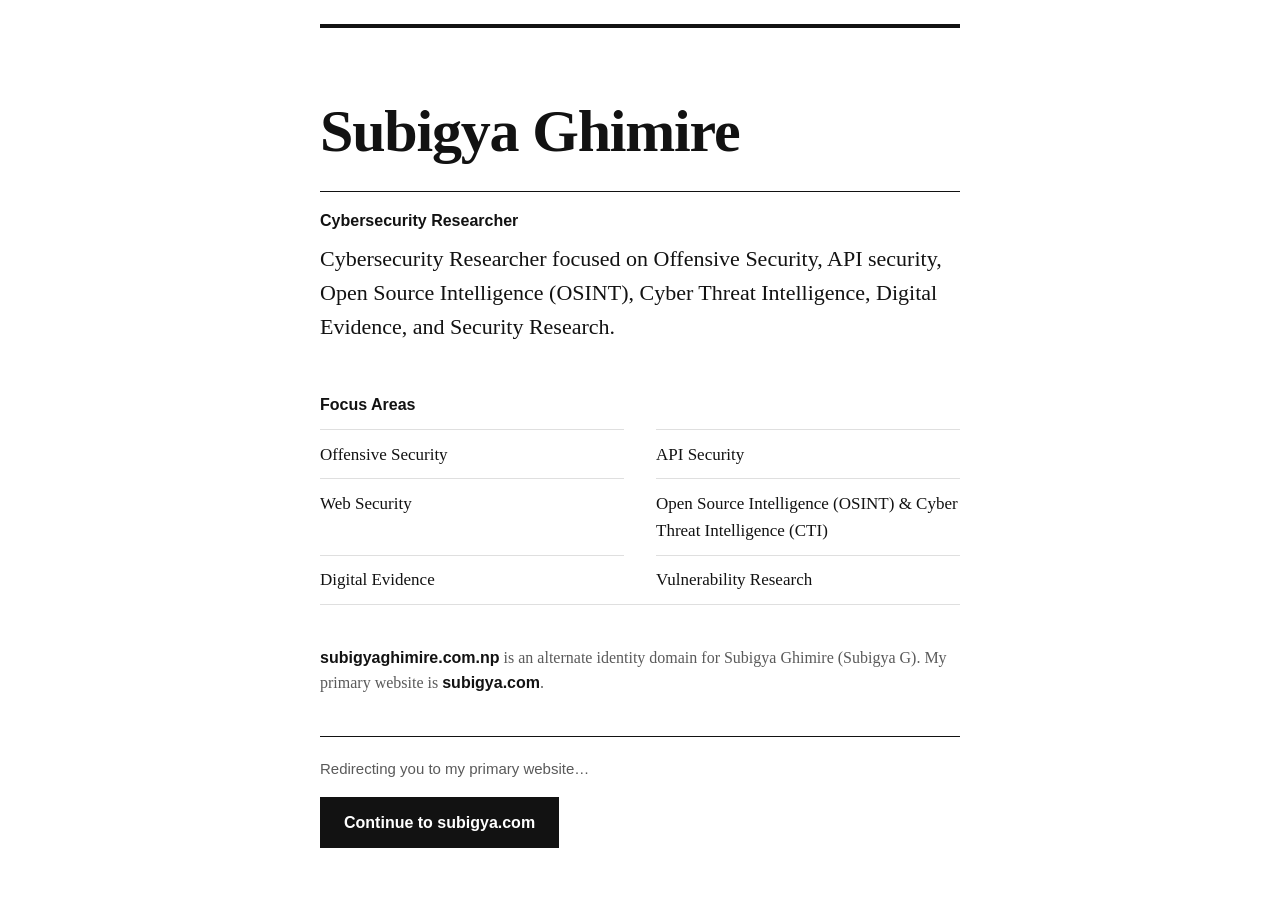
<file: index.html>
<!DOCTYPE html>
<html lang="en">
<head>
  <meta charset="utf-8">
  <meta name="viewport" content="width=device-width, initial-scale=1">

  <!-- ===== SEO: title, description, keywords, robots ===== -->
  <title>Subigya Ghimire (Subigya G) | Cybersecurity Researcher</title>
  <meta name="description" content="Subigya Ghimire (Subigya G): cybersecurity researcher focused on offensive security, API security, OSINT, and threat intelligence. Primary site: subigya.com.">
  <!-- Search engines such as Google ignore meta keywords; kept short and honest. -->
  <meta name="keywords" content="Subigya Ghimire, Subigya G, cybersecurity researcher, offensive security, API security, web security, OSINT, cyber threat intelligence, CTI, digital forensics, vulnerability research, security research, Nepal">
  <meta name="author" content="Subigya Ghimire">
  <meta name="robots" content="index, follow">

  <!-- Canonical points at the primary site, as requested.
       To let this page be indexed on its own instead,
       use https://subigyaghimire.com.np/ -->
  <link rel="canonical" href="https://subigya.com">

  <!-- ===== Open Graph ===== -->
  <meta property="og:type" content="profile">
  <meta property="og:site_name" content="Subigya Ghimire">
  <meta property="og:title" content="Subigya Ghimire (Subigya G) | Cybersecurity Researcher">
  <meta property="og:description" content="Cybersecurity researcher focused on offensive security, API security, OSINT, and threat intelligence.">
  <meta property="og:url" content="https://subigya.com">
  <meta property="og:locale" content="en">
  <!-- Add og:image / twitter:image only when you have a real, hosted image URL. -->

  <!-- ===== Twitter / X Card ===== -->
  <meta name="twitter:card" content="summary">
  <meta name="twitter:title" content="Subigya Ghimire (Subigya G) | Cybersecurity Researcher">
  <meta name="twitter:description" content="Cybersecurity researcher focused on offensive security, API security, OSINT, and threat intelligence.">

  <!-- ===== Browser UI ===== -->
  <meta name="color-scheme" content="light dark">
  <meta name="theme-color" content="#FFFFFF" media="(prefers-color-scheme: light)">
  <meta name="theme-color" content="#121212" media="(prefers-color-scheme: dark)">

  <!-- ===== Structured data (Schema.org Person) =====
       Keep this consistent with the visible text below.
       Only add facts that are true and verifiable. -->
  <script type="application/ld+json">
  {
    "@context": "https://schema.org",
    "@type": "Person",
    "name": "Subigya Ghimire",
    "alternateName": "Subigya G",
    "url": "https://subigya.com",
    "jobTitle": "Cybersecurity Researcher",
    "description": "Cybersecurity researcher focused on offensive security, API security, OSINT, cyber threat intelligence, digital evidence, and security research.",
    "knowsAbout": [
      "Offensive security",
      "API security",
      "Web security",
      "OSINT",
      "Cyber threat intelligence",
      "Digital evidence",
      "Vulnerability research"
    ],
    "sameAs": [
      "https://subigyaghimire.com.np",
      "https://github.com/gsubigya"
    ]
  }
  </script>

  <!-- Hides the "Redirecting" line when JavaScript is off (it would be untrue). -->
  <noscript><style>#status { display: none; }</style></noscript>

  <style>
    :root {
      --paper: #FFFFFF;
      --ink: #121212;
      --muted: #5A5A5A;
      --rule: #DFDFDF;

      /* Editorial type: Georgia for headlines and text, Franklin Gothic /
         Helvetica for labels. No web fonts are loaded. */
      --serif: Georgia, "Times New Roman", Times, serif;
      --sans: "Franklin Gothic Medium", "Franklin Gothic", "Helvetica Neue", Helvetica, Arial, sans-serif;
    }
    @media (prefers-color-scheme: dark) {
      :root {
        --paper: #121212;
        --ink: #FFFFFF;
        --muted: #AFAFAF;
        --rule: #3A3A3A;
      }
    }

    *, *::before, *::after { box-sizing: border-box; }

    html { -webkit-text-size-adjust: 100%; }

    body {
      margin: 0;
      padding: max(1.5rem, env(safe-area-inset-top)) 1.5rem max(2rem, env(safe-area-inset-bottom));
      background: var(--paper);
      color: var(--ink);
      font-family: var(--serif);
      line-height: 1.6;
      -webkit-font-smoothing: antialiased;
    }

    /* Single left-aligned editorial column, like an article page. */
    main {
      max-width: 40rem;
      margin: 0 auto;
      padding-top: clamp(1.5rem, 8vh, 4.5rem);
      border-top: 4px solid var(--ink);
    }

    h1 {
      margin: 0;
      font-size: clamp(2.5rem, 1.6rem + 4.5vw, 3.75rem);
      font-weight: 700;
      letter-spacing: -0.02em;
      line-height: 1.05;
    }
    .aka {
      margin: .5rem 0 0;
      font-size: 1.125rem;
      font-style: italic;
      color: var(--muted);
    }

    .role {
      margin: 1.75rem 0 0;
      padding-top: 1rem;
      border-top: 1px solid var(--ink);
      font-family: var(--sans);
      font-size: 1rem;
      font-weight: 700;
    }
    .about {
      margin: .5rem 0 0;
      font-size: clamp(1.1875rem, 1.1rem + .4vw, 1.375rem);
      line-height: 1.55;
    }

    h2 {
      margin: 3rem 0 .75rem;
      font-family: var(--sans);
      font-size: 1rem;
      font-weight: 700;
    }

    /* Ruled rows, like a table of contents. */
    .focus {
      list-style: none;
      margin: 0;
      padding: 0;
      display: grid;
      grid-template-columns: 1fr;
      column-gap: 2rem;
      border-bottom: 1px solid var(--rule);
    }
    .focus li {
      padding: .65rem 0;
      border-top: 1px solid var(--rule);
      font-size: 1.0625rem;
    }
    @media (min-width: 34rem) {
      .focus { grid-template-columns: 1fr 1fr; }
    }

    .relation {
      margin: 2.5rem 0 0;
      font-size: 1rem;
      color: var(--muted);
    }
    .domain { font-family: var(--sans); font-weight: 700; color: var(--ink); }

    .redirect {
      margin-top: 2.5rem;
      padding-top: 1.25rem;
      border-top: 1px solid var(--ink);
    }
    .status {
      margin: 0 0 1rem;
      font-family: var(--sans);
      font-size: .9375rem;
      color: var(--muted);
    }

    .btn {
      display: inline-block;
      padding: .8rem 1.5rem;
      background: var(--ink);
      color: var(--paper);
      font-family: var(--sans);
      font-size: 1rem;
      font-weight: 700;
      text-decoration: none;
    }
    .btn:hover { opacity: .85; }
    .btn:focus-visible { outline: 3px solid var(--ink); outline-offset: 3px; }
  </style>
</head>
<body>
  <main>
    <article>
      <header>
        <h1>Subigya Ghimire</h1>
        <p class="aka"></p>
        <p class="role">Cybersecurity Researcher</p>
      </header>

      <p class="about">
        Cybersecurity Researcher focused on Offensive Security, API security, Open Source Intelligence (OSINT),
        Cyber Threat Intelligence, Digital Evidence, and Security Research.
      </p>

      <section aria-labelledby="focus-heading">
        <h2 id="focus-heading">Focus Areas</h2>
        <ul class="focus">
          <li>Offensive Security</li>
          <li>API Security</li>
          <li>Web Security</li>
          <li>Open Source Intelligence (OSINT) &amp; Cyber Threat Intelligence (CTI)</li>
          <li>Digital Evidence</li>
          <li>Vulnerability Research</li>
        </ul>
      </section>

      <p class="relation">
        <span class="domain">subigyaghimire.com.np</span> is an alternate identity domain for
        Subigya Ghimire (Subigya G). My primary website is
        <span class="domain">subigya.com</span>.
      </p>

      <footer class="redirect">
        <p id="status" class="status">Redirecting you to my primary website…</p>
        <a class="btn" href="https://subigya.com">Continue to subigya.com</a>
        <noscript>
          <p class="status">JavaScript is off, so you won’t be redirected automatically.</p>
        </noscript>
      </footer>
    </article>
  </main>

  <script>
    (() => {
      "use strict";

      // Redirect destination and delay. Keep TARGET_URL in sync with the
      // button href, canonical, og:url and JSON-LD "url" above.
      const TARGET_URL = "https://subigya.com";
      const REDIRECT_DELAY_MS = 5000;

      const target = new URL(TARGET_URL);

      // Loop guard: never redirect if we're already on the destination host.
      if (window.location.hostname === target.hostname) return;

      // replace() navigates in the same tab and keeps this page out of
      // history, so the Back button doesn't bounce visitors straight back here.
      window.setTimeout(() => window.location.replace(target.href), REDIRECT_DELAY_MS);
    })();
  </script>
</body>
</html>
</file>
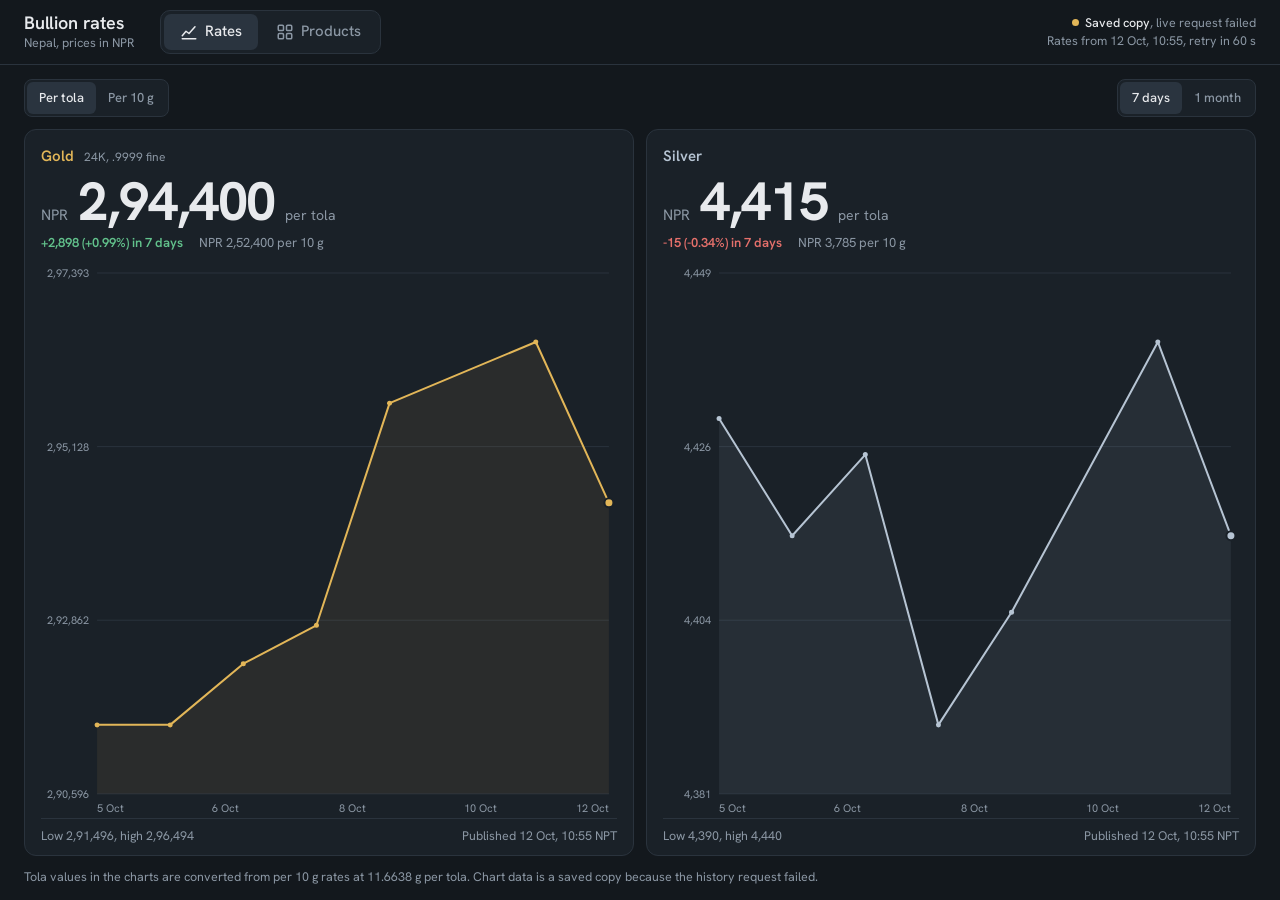
<file: bullion-rates.html>
<!DOCTYPE html>
<html lang="en">
<head>
<meta charset="utf-8">
<meta name="viewport" content="width=device-width, initial-scale=1, viewport-fit=cover">
<meta name="color-scheme" content="dark">
<meta name="theme-color" content="#13181d">
<title>Bullion rates, Nepal</title>
<link rel="preconnect" href="https://fonts.googleapis.com">
<link rel="preconnect" href="https://fonts.gstatic.com" crossorigin>
<link href="https://fonts.googleapis.com/css2?family=Hanken+Grotesk:wght@400;500;600;700&display=swap" rel="stylesheet">
<style>
:root{
  --bg:#13181d; --panel:#1a2128; --panel2:#212a33; --line:#2a333d; --text:#e8eaed; --mute:#8b97a4;
  --gold:#e2b658; --silver:#b6c4d3; --up:#62c28c; --down:#e5706b; --warn:#e2b658;
  --pad:clamp(12px,2.2vw,24px);
  --font:"Hanken Grotesk",system-ui,-apple-system,"Segoe UI",Roboto,sans-serif;
  --nav-h:62px;
}
*{box-sizing:border-box;margin:0}
html{-webkit-text-size-adjust:100%}
html,body{height:100%}
body{background:var(--bg);color:var(--text);font:400 15px/1.45 var(--font);font-variant-numeric:tabular-nums;overflow:hidden}
button,input,select{font:inherit;color:inherit}
button{cursor:pointer}
:focus-visible{outline:2px solid var(--gold);outline-offset:2px}
[hidden]{display:none!important}

.app{height:100dvh;display:flex;flex-direction:column;padding-left:env(safe-area-inset-left);padding-right:env(safe-area-inset-right)}

/* top bar */
.bar{display:flex;align-items:center;gap:8px 18px;flex-wrap:wrap;padding:calc(10px + env(safe-area-inset-top)) var(--pad) 10px;border-bottom:1px solid var(--line)}
h1{font-size:18px;font-weight:600;letter-spacing:-.01em;line-height:1.2}
.sub{color:var(--mute);font-size:12.5px}
.status{margin-left:auto;text-align:right;font-size:12.5px;color:var(--mute);line-height:1.45}
.status b{color:var(--text);font-weight:500}
.dot{display:inline-block;width:7px;height:7px;border-radius:50%;background:var(--up);margin-right:6px;vertical-align:1px}
.dot.off{background:var(--warn)}

/* nav */
.tabs{display:flex;gap:2px;background:var(--panel);border:1px solid var(--line);border-radius:10px;padding:3px;order:2}
.tabs button{display:flex;align-items:center;justify-content:center;gap:7px;background:none;border:0;border-radius:7px;padding:7px 16px;color:var(--mute);font-weight:500;min-height:36px}
.tabs button[aria-selected=true]{background:#2a343f;color:var(--text)}
.tabs svg{width:18px;height:18px;flex:none}

/* views */
.view{flex:1;min-height:0;overflow:auto;overscroll-behavior:contain;padding:14px var(--pad);display:flex;flex-direction:column;gap:12px;-webkit-overflow-scrolling:touch}
.toolbar{display:flex;flex-wrap:wrap;gap:8px 12px;align-items:center;justify-content:space-between}
.seg{display:inline-flex;background:var(--panel);border:1px solid var(--line);border-radius:8px;padding:2px}
.seg button{background:none;border:0;padding:6px 12px;border-radius:6px;color:var(--mute);font-size:13px;font-weight:500;min-height:32px;white-space:nowrap}
.seg button[aria-pressed=true]{background:#2a343f;color:var(--text)}
.note{font-size:12.5px;color:var(--mute)}

/* rate cards */
.cards{flex:1;min-height:0;display:grid;grid-template-columns:1fr;gap:12px}
.card{--c:var(--gold);background:var(--panel);border:1px solid var(--line);border-radius:12px;padding:16px 16px 10px;display:flex;flex-direction:column;min-height:0;min-width:0}
.card[data-metal=silver]{--c:var(--silver)}
.head{display:flex;align-items:baseline;gap:10px}
h2{font-size:15px;font-weight:600;color:var(--c)}
.purity{font-size:12px;color:var(--mute)}
.price{display:flex;align-items:baseline;flex-wrap:wrap;gap:2px 10px;margin-top:4px}
.cur{font-size:15px;color:var(--mute)}
.val{font-size:clamp(30px,4.6vw,54px);font-weight:700;letter-spacing:-.02em;line-height:1.08}
.per{font-size:14px;color:var(--mute)}
.meta{display:flex;flex-wrap:wrap;gap:2px 16px;margin-top:4px;font-size:13px;color:var(--mute)}
.chg{font-weight:600}.chg.up{color:var(--up)}.chg.down{color:var(--down)}
.chart{position:relative;flex:1;min-height:220px;margin:10px -4px 0;touch-action:pan-y;cursor:crosshair}
.chart svg{position:absolute;inset:0;width:100%;height:100%;overflow:visible}
.chart .msg{position:absolute;inset:0;display:grid;place-items:center;color:var(--mute);font-size:13px}
.tip{position:absolute;pointer-events:none;background:#0f1418;border:1px solid var(--line);border-radius:8px;padding:6px 9px;font-size:12.5px;white-space:nowrap;opacity:0;transition:opacity .08s;z-index:2}
.tip small{display:block;color:var(--mute);font-size:11.5px}
.foot{display:flex;justify-content:space-between;flex-wrap:wrap;gap:2px 14px;padding-top:8px;border-top:1px solid var(--line);font-size:12.5px;color:var(--mute)}

/* products */
.filters{position:sticky;top:-14px;z-index:5;background:var(--bg);margin:-14px calc(var(--pad) * -1) 0;padding:12px var(--pad) 10px;display:flex;flex-wrap:wrap;gap:8px 10px;align-items:center;border-bottom:1px solid var(--line)}
.search{flex:1 1 220px;min-width:0;background:var(--panel);border:1px solid var(--line);border-radius:8px;padding:8px 12px;min-height:38px}
.search::placeholder{color:var(--mute)}
select{background:var(--panel);border:1px solid var(--line);border-radius:8px;padding:7px 10px;min-height:38px}
.count{font-size:12.5px;color:var(--mute);margin-left:auto}
.grid{display:grid;grid-template-columns:repeat(auto-fill,minmax(150px,1fr));gap:10px;align-content:start}
.pcard{background:var(--panel);border:1px solid var(--line);border-radius:12px;padding:0;text-align:left;overflow:hidden;display:flex;flex-direction:column;min-width:0}
.pcard:hover{border-color:#3b4753}
.pimg{aspect-ratio:1;background:var(--panel2);display:grid;place-items:center;overflow:hidden}
.pimg img{width:100%;height:100%;object-fit:contain;display:block}
.ph{font-size:34px;font-weight:600;color:var(--mute)}
.pbody{padding:10px 12px 12px;display:flex;flex-direction:column;gap:2px}
.pname{font-weight:600;line-height:1.25}
.pmeta{font-size:12.5px;color:var(--mute)}
.pprice{margin-top:4px;font-weight:600;font-size:14px}
.mdot{display:inline-block;width:8px;height:8px;border-radius:50%;margin-right:6px}
.mdot.gold{background:var(--gold)}.mdot.silver{background:var(--silver)}
.empty{grid-column:1/-1;text-align:center;color:var(--mute);padding:40px 10px}
.empty button{margin-top:10px;background:var(--panel);border:1px solid var(--line);border-radius:8px;padding:8px 14px}
.skel{aspect-ratio:3/4;border-radius:12px;background:linear-gradient(90deg,var(--panel),var(--panel2),var(--panel));background-size:200% 100%;animation:sh 1.4s linear infinite}
@keyframes sh{to{background-position:-200% 0}}

/* product sheet */
dialog{border:1px solid var(--line);background:var(--panel);color:var(--text);padding:0;border-radius:14px;width:min(780px,calc(100vw - 24px));max-width:none;max-height:calc(100dvh - 24px);overflow:hidden}
dialog[open]{display:flex;flex-direction:column}
dialog::backdrop{background:rgba(6,9,12,.7)}
.x{position:absolute;top:8px;right:8px;z-index:3;width:40px;height:40px;border-radius:50%;border:1px solid var(--line);background:rgba(19,24,29,.85);display:grid;place-items:center}
.x svg{width:16px;height:16px}
.sh{display:grid;grid-template-columns:minmax(0,.9fr) minmax(0,1.1fr);overflow:auto;max-height:inherit}
.shimg{background:var(--panel2);display:grid;place-items:center;aspect-ratio:1;align-self:start;position:sticky;top:0}
.shimg img{width:100%;height:100%;object-fit:contain}
.shinfo{padding:18px 18px calc(18px + env(safe-area-inset-bottom));display:flex;flex-direction:column;gap:12px;min-width:0}
h3{font-size:20px;font-weight:600;line-height:1.2;padding-right:36px}
.tags{font-size:13px;color:var(--mute)}
.desc{font-size:14px;color:#c4ccd4;white-space:pre-line}
.chips{display:flex;flex-wrap:wrap;gap:6px;max-height:132px;overflow:auto;padding:2px}
.chips button{background:var(--bg);border:1px solid var(--line);border-radius:8px;padding:6px 10px;font-size:13px;min-height:34px}
.chips button[aria-checked=true]{border-color:var(--gold);background:#2a343f}
.bd{display:grid;grid-template-columns:1fr auto;gap:6px 14px;font-size:14px}
.bd dt{color:var(--mute)}.bd dd{text-align:right;margin:0}
.bd .tot{border-top:1px solid var(--line);padding-top:8px;font-weight:700;font-size:16px;color:var(--text)}
.bd dt.tot{color:var(--text)}

/* nav placement: phones and small tablets use a bottom bar */
@media (max-width:879px){
  .tabs{position:fixed;left:0;right:0;bottom:0;z-index:20;border-radius:0;border-width:1px 0 0;padding:6px 8px calc(6px + env(safe-area-inset-bottom));justify-content:space-around;background:var(--panel)}
  .tabs button{flex:1;flex-direction:column;gap:2px;font-size:12px;min-height:46px}
  .view{padding-bottom:calc(var(--nav-h) + env(safe-area-inset-bottom) + 14px)}
  .filters{top:-14px}
}
@media (min-width:700px){
  .cards{grid-template-columns:1fr 1fr}
  .grid{grid-template-columns:repeat(auto-fill,minmax(180px,1fr));gap:12px}
}
/* desktop: whole rates screen fits the viewport */
@media (min-width:880px) and (min-height:640px){
  #v-rates{overflow:hidden}
  .tabs{order:0;margin-left:8px}
}
@media (min-width:880px){ .tabs{order:0;margin-left:8px} }
@media (min-width:1500px){ body{font-size:16px} .card{padding:22px 22px 14px} .val{font-size:clamp(46px,3.6vw,68px)} }
/* phones */
@media (max-width:520px){
  .bar{gap:6px 12px} .status .wide{display:none}
  .card{padding:14px 14px 8px}
  .chart{min-height:230px}
  .sh{grid-template-columns:1fr}
  .shimg{position:relative;aspect-ratio:4/3}
  dialog{margin:auto 0 0;width:100%;border-radius:16px 16px 0 0;max-height:92dvh;border-bottom:0}
}
@media (pointer:coarse){ .seg button{min-height:40px;padding:6px 14px} .chips button{min-height:40px} }
/* short landscape screens */
@media (max-height:520px) and (orientation:landscape){
  .tabs{position:static;order:0;border-radius:10px;border-width:1px;padding:3px;background:var(--panel)}
  .tabs button{flex-direction:row;font-size:14px;min-height:34px}
  .view{padding-bottom:14px}
  .cards{grid-template-columns:1fr 1fr}
  .chart{min-height:150px}
  .val{font-size:30px}
  .bar{padding-top:calc(6px + env(safe-area-inset-top));padding-bottom:6px}
  .sub{display:none}
}
@media (prefers-reduced-motion:reduce){*{transition:none!important;animation:none!important}}
</style>
</head>
<body>
<div class="app">
  <header class="bar">
    <div><h1>Bullion rates</h1><p class="sub">Nepal, prices in NPR</p></div>
    <nav class="tabs" role="tablist" aria-label="Sections">
      <button role="tab" id="t-rates" aria-controls="v-rates" aria-selected="true" data-view="rates">
        <svg viewBox="0 0 24 24" fill="none" stroke="currentColor" stroke-width="2" stroke-linecap="round" stroke-linejoin="round" aria-hidden="true"><path d="M3 17l5-6 4 3 8-9"/><path d="M3 21h18"/></svg>Rates</button>
      <button role="tab" id="t-products" aria-controls="v-products" aria-selected="false" data-view="products">
        <svg viewBox="0 0 24 24" fill="none" stroke="currentColor" stroke-width="2" stroke-linecap="round" stroke-linejoin="round" aria-hidden="true"><rect x="3" y="3" width="7" height="7" rx="1.5"/><rect x="14" y="3" width="7" height="7" rx="1.5"/><rect x="3" y="14" width="7" height="7" rx="1.5"/><rect x="14" y="14" width="7" height="7" rx="1.5"/></svg>Products</button>
    </nav>
    <div class="status" id="status" aria-live="polite"></div>
  </header>

  <section class="view" id="v-rates" role="tabpanel" aria-labelledby="t-rates">
    <div class="toolbar">
      <div class="seg" role="group" aria-label="Price unit">
        <button data-unit="tola" aria-pressed="true">Per tola</button>
        <button data-unit="g10" aria-pressed="false">Per 10 g</button>
      </div>
      <div class="seg" role="group" aria-label="Chart range">
        <button data-range="7d" aria-pressed="true">7 days</button>
        <button data-range="1m" aria-pressed="false">1 month</button>
      </div>
    </div>
    <div class="cards">
      <section class="card" data-metal="gold" aria-label="Gold">
        <div class="head"><h2>Gold</h2><span class="purity"></span></div>
        <div class="price"><span class="cur">NPR</span><span class="val">...</span><span class="per"></span></div>
        <div class="meta"><span class="chg"></span><span class="alt"></span></div>
        <div class="chart"></div>
        <div class="foot"><span class="lh"></span><span class="pub"></span></div>
      </section>
      <section class="card" data-metal="silver" aria-label="Silver">
        <div class="head"><h2>Silver</h2><span class="purity"></span></div>
        <div class="price"><span class="cur">NPR</span><span class="val">...</span><span class="per"></span></div>
        <div class="meta"><span class="chg"></span><span class="alt"></span></div>
        <div class="chart"></div>
        <div class="foot"><span class="lh"></span><span class="pub"></span></div>
      </section>
    </div>
    <p class="note" id="rnote"></p>
  </section>

  <section class="view" id="v-products" role="tabpanel" aria-labelledby="t-products" hidden>
    <div class="filters">
      <input class="search" id="q" type="search" placeholder="Search products" aria-label="Search products" autocomplete="off">
      <div class="seg" role="group" aria-label="Metal" id="f-metal">
        <button data-v="all" aria-pressed="true">All</button><button data-v="gold" aria-pressed="false">Gold</button><button data-v="silver" aria-pressed="false">Silver</button>
      </div>
      <div class="seg" role="group" aria-label="Collection" id="f-line">
        <button data-v="all" aria-pressed="true">Any</button><button data-v="hbc_bullion" aria-pressed="false">Bullion</button><button data-v="hbc_azaya" aria-pressed="false">Azaya</button>
      </div>
      <select id="sort" aria-label="Sort products">
        <option value="name">Name A to Z</option><option value="low">Price, low to high</option><option value="high">Price, high to low</option>
      </select>
      <span class="count" id="count"></span>
    </div>
    <div class="grid" id="grid"></div>
  </section>
</div>

<dialog id="sheet" aria-label="Product details"></dialog>

<script>
const BASE = 'https://app.himalayanbullion.com/api/v1';
const URLS = {
  rates: BASE + '/market/rates',
  hist: (m, r) => `${BASE}/market/rate-history?metal=${m}&range=${r}`,
  cat: BASE + '/catalogue'
};
const TOLA_G = 11.6638;          // grams per tola
const REFRESH_MS = 60000, HIST_MS = 300000;

/* ---------- saved copy, used only when a live request fails ---------- */
const SNAP = {
  serverNow: '2026-10-12T06:49:13Z',
  rates: {
    gold:   { pub:'2026-10-12T05:10:08Z', G:252400, T:294400, purity:'24K, .9999 fine' },
    silver: { pub:'2026-10-12T05:10:08Z', G:3785,   T:4415,   purity:null }
  },
  dates: ['09-13','09-14','09-15','09-16','09-17','09-18','09-20','09-21','09-22','09-23','09-24','09-25','09-26','09-27','09-28','09-29','09-30','10-01','10-02','10-04','10-05','10-06','10-07','10-08','10-09','10-11','10-12'],
  gold:   [259090,258060,257290,258745,256775,259860,261660,260545,259090,259090,256430,260000,260000,256600,252315,253455,251460,251460,252745,250255,249915,249915,250600,251030,253515,254200,252400],
  silver: [3995.5,3961,3944,4016.5,3965,4094,4111,4119.5,4094,4094,3986.5,4000,4000,3991,3866.5,3900,3794,3794,3815,3764,3798,3785,3794,3764,3776.5,3806.5,3785]
};

const S = {
  view:'rates', unit:'tola', range:'7d',
  rates:null, hist:{gold:{},silver:{}},
  srcRates:'loading', srcHist:'loading',
  offset:0, nextAt:Date.now()+REFRESH_MS,
  cat:null, catState:'idle',
  f:{q:'',metal:'all',line:'all',sort:'name'},
  openKey:null, variant:null
};

/* ---------- helpers ---------- */
const $ = (s, r=document) => r.querySelector(s);
const $$ = (s, r=document) => [...r.querySelectorAll(s)];
const esc = s => String(s ?? '').replace(/[&<>"']/g, c => ({'&':'&amp;','<':'&lt;','>':'&gt;','"':'&quot;',"'":'&#39;'}[c]));
const nf = new Intl.NumberFormat('en-IN',{maximumFractionDigits:0});
const nf2 = new Intl.NumberFormat('en-IN',{maximumFractionDigits:2});
const dfDay = new Intl.DateTimeFormat('en-GB',{timeZone:'Asia/Kathmandu',day:'numeric',month:'short'});
const dfTime = new Intl.DateTimeFormat('en-GB',{timeZone:'Asia/Kathmandu',hour:'2-digit',minute:'2-digit',hour12:false});
const now = () => Date.now() + S.offset;
const stamp = t => `${dfDay.format(t)}, ${dfTime.format(t)}`;
function ago(t){
  const m = Math.max(0, Math.round((now()-t)/60000));
  if (m < 1) return 'just now';
  if (m < 60) return m + ' min ago';
  const h = Math.floor(m/60);
  if (h < 24) return h + ' h ' + (m%60) + ' min ago';
  const d = Math.floor(h/24); return d + (d===1?' day':' days') + ' ago';
}
async function getJSON(url, ms=10000){
  const c = new AbortController(), to = setTimeout(()=>c.abort(), ms);
  try{
    const r = await fetch(url,{signal:c.signal,headers:{Accept:'application/json'}});
    if (!r.ok) throw new Error('HTTP ' + r.status);
    const j = await r.json();
    if (!j.ok) throw new Error('API returned ok:false');
    return j.data;
  } finally { clearTimeout(to); }
}
const val = (p, u=S.unit) => u === 'tola' ? p.g * TOLA_G / 10 : p.g;
const unitLabel = u => u === 'tola' ? 'per tola' : 'per 10 g';
const cap = s => s ? s.charAt(0).toUpperCase() + s.slice(1) : s;
const pct = p => (+p * 100).toFixed(2).replace(/\.?0+$/, '');

/* ---------- data: rates and history ---------- */
function ratesFromApi(d){
  const out = {};
  d.metals.forEach(m => out[m.metal] = { pub:Date.parse(m.publishedAt), G:+m.nprPer10g, T:+m.nprPerTola, purity:m.purityLabel });
  return out;
}
function ratesFromSnap(){
  const o = {}; for (const k in SNAP.rates){ const r = SNAP.rates[k]; o[k] = {pub:Date.parse(r.pub),G:r.G,T:r.T,purity:r.purity}; } return o;
}
const histFromApi = d => d.points.map(p => ({
  date:p.effectiveDate, t:Date.parse(p.effectiveDate + 'T00:00:00+05:45'), g:+p.nprPer10g, src:p.attribution
}));
function histFromSnap(metal, range){
  const all = SNAP.dates.map((d,i) => ({
    date:'2026-' + d, t:Date.parse('2026-' + d + 'T00:00:00+05:45'), g:SNAP[metal][i], src:i < 9 ? 'FENEGOSIDA' : 'HBC'
  }));
  return range === '7d' ? all.slice(-7) : all;
}

async function loadRates(){
  try{
    const d = await getJSON(URLS.rates);
    S.rates = ratesFromApi(d); S.srcRates = 'live';
    if (d.serverNow) S.offset = Date.parse(d.serverNow) - Date.now();
  }catch(e){
    console.warn('Rates request failed:', e);
    if (!S.rates || S.srcRates !== 'live'){ S.rates = ratesFromSnap(); S.offset = 0; }
    S.srcRates = 'saved';
  }
  S.nextAt = Date.now() + REFRESH_MS;
  render();
  if (S.catState === 'idle') setTimeout(loadCatalogue, 1200);
}
async function loadHist(){
  const jobs = [];
  for (const m of ['gold','silver']) for (const r of ['7d','1m']) jobs.push([m, r]);
  const res = await Promise.allSettled(jobs.map(([m,r]) => getJSON(URLS.hist(m,r))));
  let failed = 0;
  res.forEach((x,i) => {
    const [m,r] = jobs[i];
    if (x.status === 'fulfilled' && x.value.points?.length) S.hist[m][r] = histFromApi(x.value);
    else { failed++; console.warn('History request failed:', m, r, x.reason); if (!S.hist[m][r]) S.hist[m][r] = histFromSnap(m, r); }
  });
  S.srcHist = failed ? 'saved' : 'live';
  render();
}

/* ---------- data: catalogue ---------- */
async function loadCatalogue(){
  if (S.catState === 'loading') return;
  S.catState = 'loading'; renderProducts();
  try{
    const d = await getJSON(URLS.cat, 20000);
    S.cat = groupProducts(d.products || []);
    S.catState = 'ready';
  }catch(e){ console.warn('Catalogue request failed:', e); S.catState = 'error'; }
  renderProducts();
}
function groupProducts(list){
  const map = new Map();
  for (const p of list){
    const key = [p.metal, p.productLine, String(p.name).trim().toLowerCase(), p.primaryImage?.url || ''].join('|');
    let g = map.get(key);
    if (!g){ g = {key, metal:p.metal, line:p.productLine, form:p.form, name:cap(String(p.name).trim()), desc:p.description, img:p.primaryImage, variants:[]}; map.set(key, g); }
    g.variants.push(p);
  }
  const groups = [...map.values()];
  groups.forEach(g => g.variants.sort((a,b) => +a.denominationG - +b.denominationG));
  return groups;
}
const lineName = l => ({hbc_bullion:'Bullion', hbc_azaya:'Azaya'}[l] || cap(String(l||'').replace(/^hbc_/,'')));
/* Estimate: metal value (weight x purity x current rate per gram), making charge as a
   share of metal value, plus flat fees. Percentage fees are listed but not added. */
function est(v){
  const r = S.rates && S.rates[v.metal]; if (!r) return null;
  const metal = (+v.denominationG) * (+v.physicalPurity) * (r.G / 10);
  const making = metal * ((+v.makingChargeBp || 0) / 10000);
  let flat = 0; const flatFees = [], pctFees = [];
  (v.fees || []).forEach(f => {
    if (f.calculationType === 'flat_npr' && f.flatAmountNpr){ flat += +f.flatAmountNpr; flatFees.push(f); }
    else pctFees.push(f);
  });
  return {metal, making, flat, flatFees, pctFees, total: metal + making + flat};
}

/* ---------- rates view ---------- */
function renderRates(){
  const noteBits = [`Tola values in the charts are converted from per 10 g rates at ${TOLA_G} g per tola.`];
  if (S.srcHist === 'saved') noteBits.push('Chart data is a saved copy because the history request failed.');
  $('#rnote').textContent = noteBits.join(' ');
  $$('.card').forEach(card => {
    const key = card.dataset.metal, m = S.rates && S.rates[key], pts = S.hist[key][S.range];
    const chart = $('.chart', card);
    if (!m){ chart._d = null; chart.innerHTML = '<div class="msg">Loading rates</div>'; return; }
    const u = S.unit, other = u === 'tola' ? 'g10' : 'tola';
    $('.purity', card).textContent = m.purity || '';
    $('.val', card).textContent = nf.format(u === 'tola' ? m.T : m.G);
    $('.per', card).textContent = unitLabel(u);
    $('.alt', card).textContent = `NPR ${nf.format(other === 'tola' ? m.T : m.G)} ${unitLabel(other)}`;
    $('.pub', card).textContent = `Published ${stamp(m.pub)} NPT`;
    if (!pts || !pts.length){ chart._d = null; chart.innerHTML = '<div class="msg">Loading history</div>'; return; }
    const first = pts[0], last = pts[pts.length-1];
    const diff = val(last) - val(first), p = diff / val(first) * 100;
    const chg = $('.chg', card);
    chg.className = 'chg ' + (diff > 0 ? 'up' : diff < 0 ? 'down' : '');
    chg.textContent = `${diff>0?'+':diff<0?'-':''}${nf.format(Math.abs(diff))} (${p>0?'+':''}${nf2.format(p)}%) in ${S.range === '7d' ? '7 days' : '1 month'}`;
    const vs = pts.map(x => val(x));
    $('.lh', card).textContent = `Low ${nf.format(Math.min(...vs))}, high ${nf.format(Math.max(...vs))}`;
    chart._d = {pts, color:getComputedStyle(card).getPropertyValue('--c').trim()};
    drawChart(chart);
  });
}
function drawChart(el){
  const d = el._d; if (!d) return;
  const W = el.clientWidth, H = el.clientHeight; if (W < 60 || H < 60) return;
  const pts = d.pts, u = S.unit, c = d.color;
  const m = {l: W < 420 ? 50 : 60, r:12, t:10, b:24};
  const t0 = pts[0].t, t1 = pts[pts.length-1].t;
  const vs = pts.map(p => val(p,u));
  let lo = Math.min(...vs), hi = Math.max(...vs);
  const pad = (hi - lo || hi * .01) * .18; lo -= pad; hi += pad;
  const x = t => m.l + (t - t0) / ((t1 - t0) || 1) * (W - m.l - m.r);
  const y = v => m.t + (1 - (v - lo) / (hi - lo)) * (H - m.t - m.b);
  let g = '';
  for (let i = 0; i < 4; i++){
    const v = lo + (hi - lo) * i / 3, yy = y(v);
    g += `<line x1="${m.l}" x2="${W-m.r}" y1="${yy}" y2="${yy}" stroke="#2a333d"/>`+
         `<text x="${m.l-8}" y="${yy+4}" text-anchor="end" fill="#8b97a4" font-size="11">${nf.format(v)}</text>`;
  }
  const nT = W < 420 ? 3 : 5;
  for (let i = 0; i < nT; i++){
    const t = t0 + (t1 - t0) * i / (nT - 1), a = i === 0 ? 'start' : i === nT-1 ? 'end' : 'middle';
    g += `<text x="${x(t)}" y="${H-6}" text-anchor="${a}" fill="#8b97a4" font-size="11">${dfDay.format(t)}</text>`;
  }
  const line = pts.map((p,i) => (i?'L':'M') + x(p.t).toFixed(1) + ' ' + y(val(p,u)).toFixed(1)).join('');
  const area = line + `L${x(t1)} ${H-m.b}L${x(t0)} ${H-m.b}Z`;
  const dots = pts.length <= 14 ? pts.map(p => `<circle cx="${x(p.t)}" cy="${y(val(p,u))}" r="2.5" fill="${c}"/>`).join('') : '';
  const lp = pts[pts.length-1];
  el.innerHTML =
    `<svg viewBox="0 0 ${W} ${H}" role="img" aria-label="Price history chart">${g}`+
    `<path d="${area}" fill="${c}" opacity=".08"/>`+
    `<path d="${line}" fill="none" stroke="${c}" stroke-width="2" stroke-linejoin="round" stroke-linecap="round"/>${dots}`+
    `<circle cx="${x(lp.t)}" cy="${y(val(lp,u))}" r="4.5" fill="${c}" stroke="#1a2128" stroke-width="2"/>`+
    `<line class="cx" y1="${m.t}" y2="${H-m.b}" stroke="#8b97a4" stroke-dasharray="3 3" opacity="0"/>`+
    `<circle class="cd" r="5" fill="#1a2128" stroke="${c}" stroke-width="2" opacity="0"/></svg><div class="tip"></div>`;
  const svg = $('svg', el), tip = $('.tip', el), cx = $('.cx', svg), cd = $('.cd', svg);
  const hide = () => { tip.style.opacity = 0; cx.setAttribute('opacity',0); cd.setAttribute('opacity',0); };
  const move = e => {
    const px = e.clientX - el.getBoundingClientRect().left;
    let best = pts[0], bd = Infinity;
    pts.forEach(p => { const dd = Math.abs(x(p.t) - px); if (dd < bd){ bd = dd; best = p; } });
    const bx = x(best.t), by = y(val(best,u));
    cx.setAttribute('x1',bx); cx.setAttribute('x2',bx); cx.setAttribute('opacity',1);
    cd.setAttribute('cx',bx); cd.setAttribute('cy',by); cd.setAttribute('opacity',1);
    tip.innerHTML = `NPR ${nf.format(val(best,u))}<small>${esc(dfDay.format(best.t))}${best.src ? ', source ' + esc(best.src) : ''}</small>`;
    tip.style.opacity = 1;
    const tw = tip.offsetWidth;
    tip.style.left = Math.min(Math.max(bx - tw/2, 0), W - tw) + 'px';
    tip.style.top = Math.max(by - tip.offsetHeight - 12, 0) + 'px';
  };
  el.onpointermove = move; el.onpointerdown = move; el.onpointerleave = hide; el.onpointercancel = hide;
}
const ro = new ResizeObserver(es => es.forEach(e => drawChart(e.target)));
$$('.chart').forEach(c => ro.observe(c));

/* ---------- products view ---------- */
function groupPrice(g){
  const t = g.variants.map(v => est(v)).filter(Boolean).map(e => e.total);
  return t.length ? Math.min(...t) : null;
}
function imgHTML(g, big){
  const i = g.img;
  if (i && /^https:\/\//.test(i.url || ''))
    return `<img src="${esc(i.url)}" alt="${esc(i.alt || g.name)}" ${big ? '' : 'loading="lazy" decoding="async"'} width="${+i.width||960}" height="${+i.height||960}" onerror="this.replaceWith(Object.assign(document.createElement('span'),{className:'ph',textContent:'${esc(g.name.charAt(0))}'}))">`;
  return `<span class="ph">${esc(g.name.charAt(0))}</span>`;
}
function filteredGroups(){
  const {q, metal, line, sort} = S.f, needle = q.trim().toLowerCase();
  let list = (S.cat || []).filter(g =>
    (metal === 'all' || g.metal === metal) && (line === 'all' || g.line === line) &&
    (!needle || [g.name, g.desc, lineName(g.line), g.metal, ...g.variants.map(v => v.sku + ' ' + v.label)].join(' ').toLowerCase().includes(needle)));
  if (sort === 'name') list.sort((a,b) => a.name.localeCompare(b.name) || a.metal.localeCompare(b.metal));
  else {
    const pr = g => groupPrice(g) ?? Infinity;
    list.sort((a,b) => sort === 'low' ? pr(a) - pr(b) : (pr(b) === Infinity ? -1 : pr(b)) - (pr(a) === Infinity ? -1 : pr(a)));
  }
  return list;
}
function renderProducts(){
  const grid = $('#grid'), count = $('#count');
  if (S.catState === 'loading' || S.catState === 'idle'){
    count.textContent = ''; grid.innerHTML = Array.from({length:8}, () => '<div class="skel"></div>').join(''); return;
  }
  if (S.catState === 'error'){
    count.textContent = '';
    grid.innerHTML = '<div class="empty">The catalogue did not load. Check your connection, then try again.<br><button id="retry">Try again</button></div>';
    return;
  }
  const list = filteredGroups();
  count.textContent = `${list.length} product${list.length === 1 ? '' : 's'}`;
  if (!list.length){
    grid.innerHTML = '<div class="empty">No products match these filters.<br><button id="clear">Clear filters</button></div>'; return;
  }
  grid.innerHTML = list.map(g => {
    const n = g.variants.length, p = groupPrice(g);
    const purs = [...new Set(g.variants.map(v => pct(v.physicalPurity)))];
    const meta = `<span class="mdot ${esc(g.metal)}"></span>${esc(cap(g.metal))}, ${purs.length > 1 ? purs[0] + ' to ' + purs[purs.length-1] : purs[0]}%`;
    const size = n > 1 ? `${n} sizes` : esc(g.variants[0].label);
    return `<button class="pcard" data-key="${esc(g.key)}" aria-label="${esc(g.name)}">
      <div class="pimg">${imgHTML(g)}</div>
      <div class="pbody"><div class="pname">${esc(g.name)}</div><div class="pmeta">${meta}</div><div class="pmeta">${size}</div>
      <div class="pprice">${p == null ? '' : (n > 1 ? 'From ' : '') + 'NPR ' + nf.format(p)}</div></div></button>`;
  }).join('');
}
function sheetHTML(g, v){
  const e = est(v);
  const row = (k, val, cls='') => `<dt class="${cls}">${k}</dt><dd class="${cls}">${val}</dd>`;
  let rows = row('Weight', esc(v.label)) + row('Purity', pct(v.physicalPurity) + '%');
  if (e){
    rows += row('Metal value', 'NPR ' + nf.format(e.metal));
    if (+v.makingChargeBp) rows += row(`Making charge (${nf2.format(v.makingChargeBp / 100)}%)`, 'NPR ' + nf.format(e.making));
    e.flatFees.forEach(f => rows += row(esc(f.customerLabel), 'NPR ' + nf.format(+f.flatAmountNpr)));
    e.pctFees.forEach(f => rows += row(esc(f.customerLabel || 'Fee'), f.percentageBasisPoints ? nf2.format(f.percentageBasisPoints/100) + '% (not in estimate)' : 'Not in estimate'));
    rows += row('Estimated total', 'NPR ' + nf.format(e.total), 'tot');
  } else rows += row('Price', 'Waiting for live rates');
  (v.giftBoxes || []).forEach(b => rows += row(esc(b.name || 'Gift box') + ' (optional)', '+ NPR ' + nf.format(+b.unitPriceNpr)));
  const chips = g.variants.length > 1
    ? `<div class="chips" role="radiogroup" aria-label="Size">${g.variants.map(x => `<button role="radio" aria-checked="${x.variantId === v.variantId}" data-vid="${esc(x.variantId)}">${esc(x.label)}</button>`).join('')}</div>` : '';
  const tags = [cap(g.metal), lineName(g.line), g.form ? cap(g.form) : null].filter(Boolean).join(', ');
  return `<button class="x" data-close aria-label="Close"><svg viewBox="0 0 24 24" fill="none" stroke="currentColor" stroke-width="2.2" stroke-linecap="round" aria-hidden="true"><path d="M5 5l14 14M19 5L5 19"/></svg></button>
    <div class="sh"><div class="shimg">${imgHTML(g, true)}</div>
    <div class="shinfo"><h3>${esc(g.name)}</h3><p class="tags">${esc(tags)}</p>
    ${g.desc ? `<p class="desc">${esc(g.desc)}</p>` : ''}${chips}
    <dl class="bd">${rows}</dl>
    <p class="note">An estimate, not a quote: weight x purity x the current rate, plus making charge on the metal value and any listed flat fees. Confirm the final price with Himalayan Bullion.</p></div></div>`;
}
function renderSheet(){
  const dlg = $('#sheet'); if (!dlg.open || !S.cat) return;
  const g = S.cat.find(x => x.key === S.openKey); if (!g) return;
  const v = g.variants.find(x => x.variantId === S.variant) || g.variants[0];
  S.variant = v.variantId;
  const sc = $('.sh', dlg)?.scrollTop || 0;
  dlg.innerHTML = sheetHTML(g, v);
  const sh = $('.sh', dlg); if (sh) sh.scrollTop = sc;
}
function openSheet(key){
  const g = S.cat.find(x => x.key === key); if (!g) return;
  S.openKey = key; S.variant = g.variants[0].variantId;
  $('#sheet').showModal(); renderSheet();
}

/* ---------- status, view switching, render ---------- */
function tick(){
  const s = $('#status');
  if (!S.rates){ s.innerHTML = '<span class="dot off"></span><b>Loading</b>'; return; }
  const newest = Math.max(...Object.values(S.rates).map(r => r.pub));
  const left = Math.max(0, Math.ceil((S.nextAt - Date.now()) / 1000));
  const clock = dfTime.format(now());
  s.innerHTML = S.srcRates === 'live'
    ? `<span class="dot"></span><b>Live</b> ${clock} NPT<br>Rates published ${ago(newest)}<span class="wide">, next check in ${left} s</span>`
    : `<span class="dot off"></span><b>Saved copy</b>, live request failed<br>Rates from ${stamp(newest)}<span class="wide">, retry in ${left} s</span>`;
}
function render(){ renderRates(); if (S.view === 'products'){ renderProducts(); } else if (S.catState === 'ready'){ renderProducts(); } renderSheet(); tick(); }
function setView(v, push){
  S.view = v;
  $$('.tabs button').forEach(b => b.setAttribute('aria-selected', b.dataset.view === v));
  $('#v-rates').hidden = v !== 'rates'; $('#v-products').hidden = v !== 'products';
  if (push) history.replaceState(null, '', '#' + v);
  if (v === 'products'){ if (S.catState === 'idle' || S.catState === 'error') loadCatalogue(); else renderProducts(); }
  else requestAnimationFrame(() => $$('.chart').forEach(drawChart));
}

/* ---------- events ---------- */
$$('.tabs button').forEach(b => b.onclick = () => setView(b.dataset.view, true));
addEventListener('hashchange', () => setView(location.hash === '#products' ? 'products' : 'rates'));
$$('[data-unit]').forEach(b => b.onclick = () => { S.unit = b.dataset.unit; $$('[data-unit]').forEach(x => x.setAttribute('aria-pressed', x === b)); render(); });
$$('[data-range]').forEach(b => b.onclick = () => { S.range = b.dataset.range; $$('[data-range]').forEach(x => x.setAttribute('aria-pressed', x === b)); render(); });
function bindSeg(id, key){
  $$('#' + id + ' button').forEach(b => b.onclick = () => {
    S.f[key] = b.dataset.v; $$('#' + id + ' button').forEach(x => x.setAttribute('aria-pressed', x === b)); renderProducts();
  });
}
bindSeg('f-metal','metal'); bindSeg('f-line','line');
let qt; $('#q').oninput = e => { clearTimeout(qt); qt = setTimeout(() => { S.f.q = e.target.value; renderProducts(); }, 120); };
$('#sort').onchange = e => { S.f.sort = e.target.value; renderProducts(); };
$('#grid').onclick = e => {
  const card = e.target.closest('.pcard'); if (card) return openSheet(card.dataset.key);
  if (e.target.id === 'retry') return loadCatalogue();
  if (e.target.id === 'clear'){
    S.f = {q:'',metal:'all',line:'all',sort:S.f.sort}; $('#q').value = '';
    $$('#f-metal button, #f-line button').forEach(b => b.setAttribute('aria-pressed', b.dataset.v === 'all')); renderProducts();
  }
};
$('#sheet').addEventListener('click', e => {
  const dlg = e.currentTarget;
  if (e.target === dlg || e.target.closest('[data-close]')) return dlg.close();
  const chip = e.target.closest('[data-vid]'); if (chip){ S.variant = chip.dataset.vid; renderSheet(); }
});

/* ---------- start ---------- */
setView(location.hash === '#products' ? 'products' : 'rates');
setInterval(tick, 1000);
setInterval(loadRates, REFRESH_MS);
setInterval(loadHist, HIST_MS);
loadRates(); loadHist();
</script>
</body>
</html>
</file>
